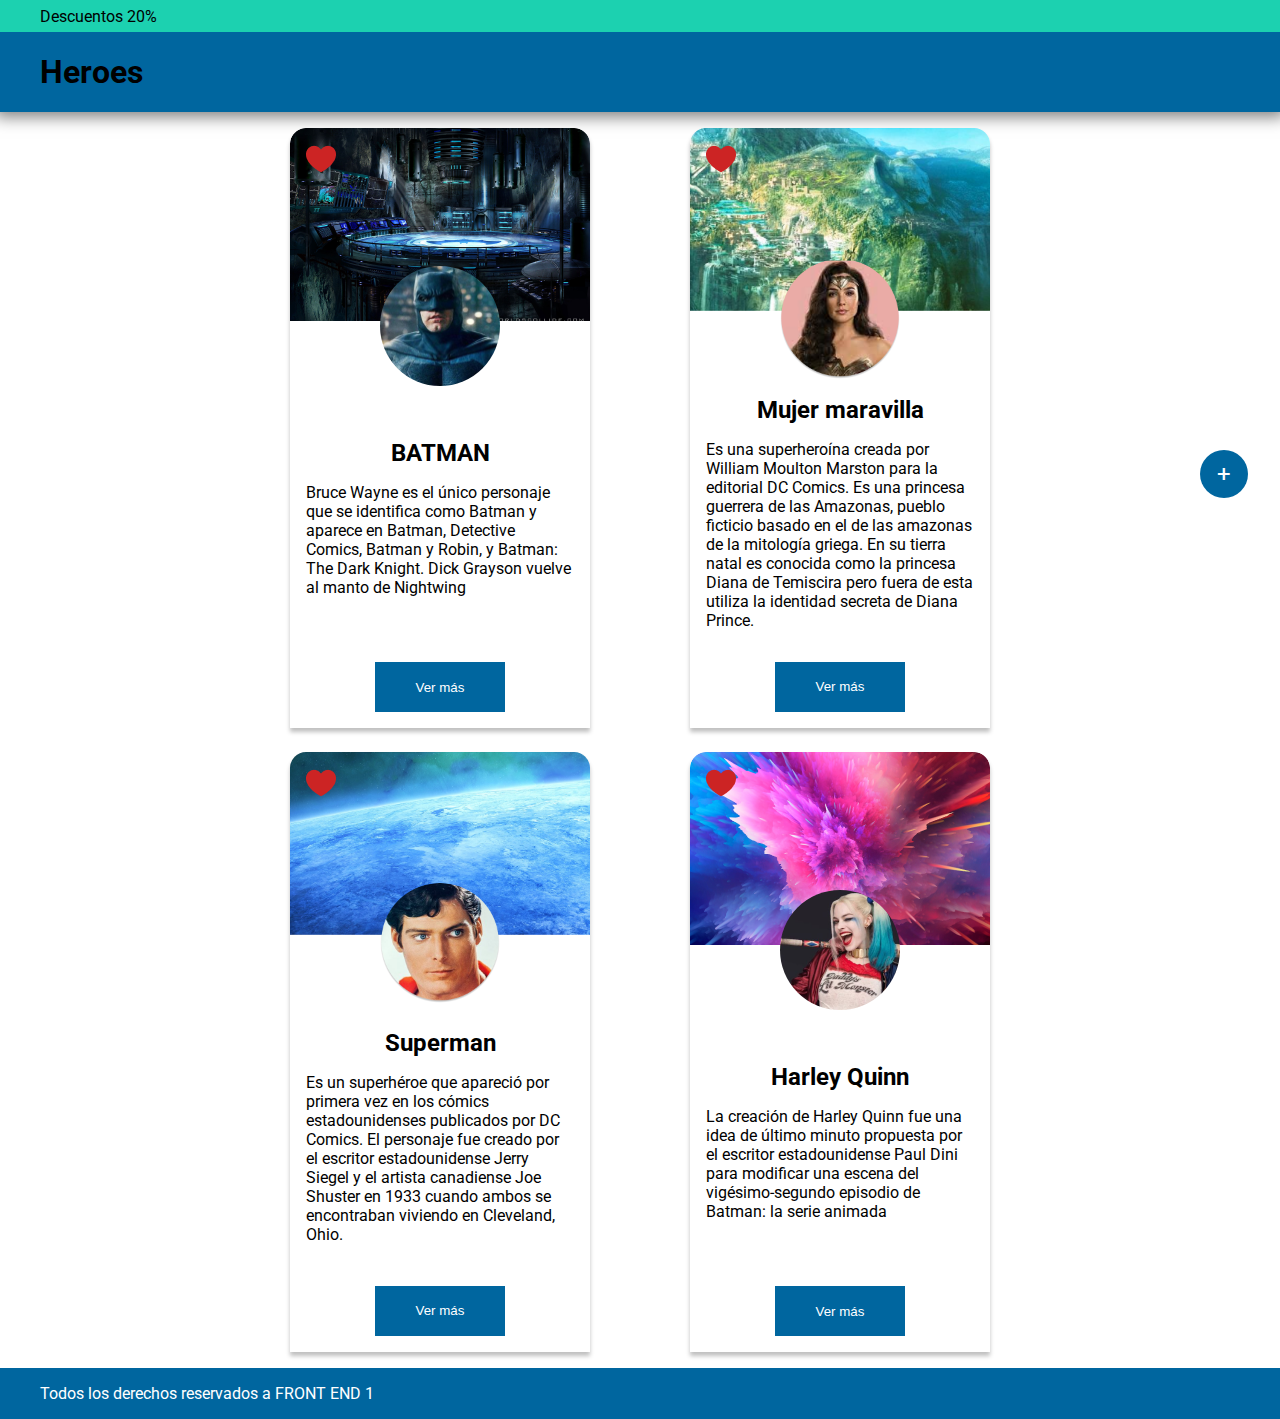
<file: index.html>
<!DOCTYPE html>
<html lang="en">
<head>
    <meta charset="UTF-8">
    <meta http-equiv="X-UA-Compatible" content="IE=edge">
    <meta name="viewport" content="width=device-width, initial-scale=1.0">

    <link rel="stylesheet" href="./css/style.css">
    <title>Heroes</title>
</head>
<body>

    <header class="header">

        <div class="paragraph">
            <p class="paragraph__text">Descuentos 20%</p>
        </div>
        <div class="title">
            <h1 class="title__text">
                Heroes
            </h1> 
        </div>
    </header>      

    <main class="main">

        <div class="circle">
            <a class="circle__more" href="./pages/super-heroe.html">
                +
            </a> <!-- ancla para ir a añadir heroe -->
        </div>

        <section class="container">

            <div class="card">
                <div class="background">
                    <img class="background__img" src="./img/background-batman.png" alt="fondo batman">

                    <div class="icon">
                        <img class="icon__heart" src="./img/heart.png" alt="icono corazón">
                    </div>

                    <div class="background__person">
                        <img class="background__person-img" src="./img/batman.png" alt="batman">
                    </div>
                </div>

                <div class="content">
                    <h2 class="content__title">BATMAN</h2>
                    <p class="content__paragraph">Bruce Wayne es el único personaje que se identifica como Batman y aparece en Batman, Detective Comics, Batman y Robin, y Batman: The Dark Knight. Dick Grayson vuelve al manto de Nightwing</p>
                </div>

                <div class="button">
                    <button class="button__btn">Ver más</button>
                </div>

            </div>

            <div class="card">
                <div class="background">
                    <img class="background__img" src="./img/background-mujer-maravilla.png" alt="fondo mujer maravilla">

                    <div class="icon">
                        <img class="icon__heart" src="./img/heart.png" alt="icono corazón">
                    </div>

                    <div class="background__person">
                        <img class="background__person-img" src="./img/mujer-maravilla.png" alt="mujer maravilla">
                    </div>
                </div>

                <div class="content">
                    <h2 class="content__title">Mujer maravilla</h2>
                    <p class="content__paragraph">Es una superheroína creada por William Moulton Marston para la editorial DC Comics. Es una princesa guerrera de las Amazonas, pueblo ficticio basado en el de las amazonas de la mitología griega. En su tierra natal es conocida como la princesa Diana de Temiscira pero fuera de esta utiliza la identidad secreta de Diana Prince.</p>
                </div>

                <div class="button">
                    <button class="button__btn">Ver más</button>
                </div>

            </div>

            <div class="card">
                <div class="background">
                    <img class="background__img" src="./img/background-superman.png" alt="fondo superman">

                    <div class="icon">
                        <img class="icon__heart" src="./img/heart.png" alt="icono corazón">
                    </div>

                    <div class="background__person">
                        <img class="background__person-img" src="./img/superman.png" alt="superman">
                    </div>
                </div>

                <div class="content">
                    <h2 class="content__title">Superman</h2>
                    <p class="content__paragraph">Es un superhéroe que apareció por primera vez en los cómics estadounidenses publicados por DC Comics.
                    El personaje fue creado por el escritor estadounidense Jerry Siegel y el artista canadiense Joe Shuster en 1933 cuando ambos se encontraban viviendo en Cleveland, Ohio.</p>
                </div>

                <div class="button">
                    <button class="button__btn">Ver más</button>
                </div>

            </div>

            <div class="card">
                <div class="background">
                    <img class="background__img" src="./img/background-harley.png" alt="fondo batman">

                    <div class="icon">
                        <img class="icon__heart" src="./img/heart.png" alt="icono corazón">
                    </div>

                    <div class="background__person">
                        <img class="background__person-img" src="./img/harley.png" alt="batman">
                    </div>
                </div>

                <div class="content">
                    <h2 class="content__title">Harley Quinn</h2>
                    <p class="content__paragraph">La creación de Harley Quinn fue una idea de último minuto propuesta por el escritor estadounidense Paul Dini para modificar una escena del vigésimo-segundo episodio de Batman: la serie animada</p>
                </div>

                <div class="button">
                    <button class="button__btn">Ver más</button>
                </div>

            </div>

        </section>
    </main>

    <footer class="footer">
        <p class="footer__paragraph">Todos los derechos reservados a FRONT END 1</p>
    </footer>

</body>
</html>
</file>
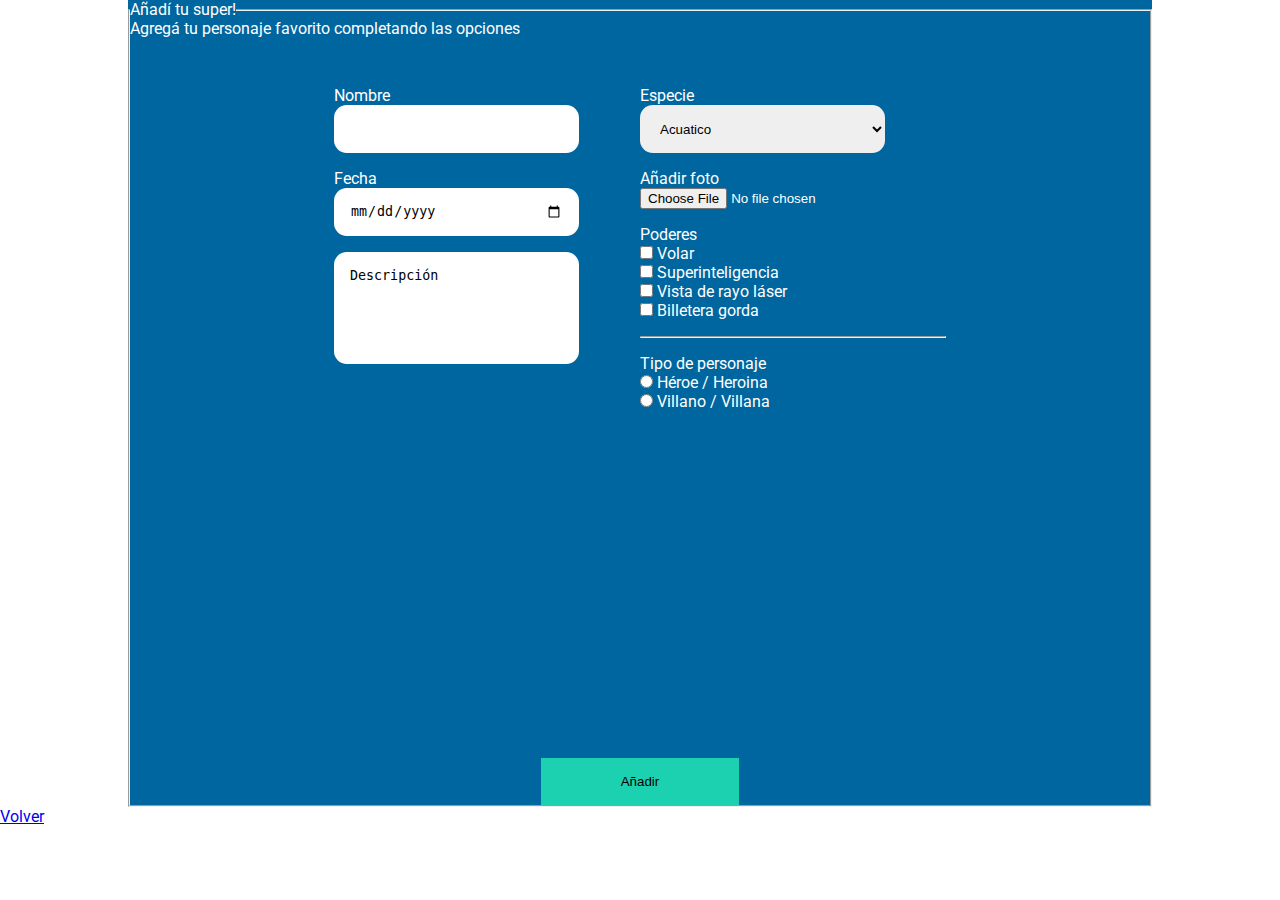
<file: pages/super-heroe.html>
<!DOCTYPE html>
<html lang="en">
<head>
    <meta charset="UTF-8">
    <meta http-equiv="X-UA-Compatible" content="IE=edge">
    <meta name="viewport" content="width=device-width, initial-scale=1.0">
    
    <link rel="stylesheet" href="../css/style.css">

    <title>Añadir super heroe</title>
</head>
<body>
    <main>
        <form action="#" class="formulario">
            <fieldset>
                <legend>Añadí tu super!</legend>
                <p>Agregá tu personaje favorito completando las opciones</p>

                <section class="dividir-formulario">
                    <div class="division-uno">
                        <div>
                            <label for="username">Nombre</label>
                            <br>
                            <input class="inputs" type="text" name="name" id="username">
                        </div>
                        <div>
                            <label for="username">Fecha</label>
                            <br>
                            <input class="inputs" type="date" name="date" id="userdate">
                        </div>
                        <div>
                            <textarea class="inputs text-tarea" name="description" id="description-id" cols="30" rows="10">Descripción</textarea>
                        </div>
                    </div>
                    <div class="division-dos">
                        <div>
                            <label  for="especies">Especie</label>
                            <br>
                            <select class="inputs" name="especie" id="especies">
                                <option value="">Acuatico</option>
                                <option value="">Aire</option>
                                <option value="">Fuego</option>
                            </select>
                        </div>
                        <div>
                            <label for="userfoto">Añadir foto</label>
                            <br>
                            <input type="file" name="foto" id="userfoto">
                        </div>
                        <div>
                            <legend>Poderes</legend>
                            <div>
                                <input type="checkbox" name="poder" id="volar">
                                
                                <label for="volar">Volar</label>
                            </div>
                            <div>
                                <input type="checkbox" name="poder" id="supint">
                                
                                <label for="supint">Superinteligencia</label>
                            </div>
                            <div>
                                <input type="checkbox" name="poder" id="rayo-laser">
                                
                                <label for="rayo-laser">Vista de rayo láser</label>
                            </div>
                            <div>
                                <input type="checkbox" name="poder" id="billetera">
                                
                                <label for="billetera">Billetera gorda</label>
                            </div>
                        </div>
                        <hr>
                        <div>
                            <legend>Tipo de personaje</legend>
                            <div>
                                <input type="radio" name="heroes" id="heroe-heroina">
                                
                                <label for="heroe-heroina">Héroe / Heroina</label>
                            </div>
                            <div>
                                <input type="radio" name="villanos" id="villano-villana">
                                
                                <label for="villano-villana">Villano / Villana</label>
                            </div>
                        </div>
                    </div>
                </section>

                <div class="boton-contenedor">
                    <button class="boton-enviar" type="submit">Añadir</button>
                </div>

            </fieldset>
        </form>


        <a href="../index.html">Volver</a> <!-- ancla para regresar al index -->
    </main>
</body>
</html>
</file>
<file: css/style.css>
@import url('https://fonts.googleapis.com/css2?family=Roboto&display=swap');


* {
    box-sizing: border-box;
    padding: 0;
    margin: 0;
}

body {
    font-family: 'Roboto', sans-serif;
}


.header {
    width: 100%;
    box-shadow: 0 0 15px 5px rgba(0, 0, 0, .5);
}

.paragraph {
    width: 100%;
    height: 2rem;
    display: flex;
    align-items: center;
    background-color: #1CD1B0;
}

.paragraph__text {
    width: 100%;
    max-width: 1200px;
    margin: 0 auto;
}

.title {
    width: 100%;
    height: 5rem;
    background: #00669F;
    display: flex;
    align-items: center;
}
.title__text {
    width: 100%;
    max-width: 1200px;
    margin: 0 auto;
}

.main {
    width: 100%;
    height: auto;

    display: flex;
    align-items: center;

    position: relative;
}

.circle {
    width: 3rem;
    height: 3rem;
    line-height: 3rem;
    text-align: center;

    position: fixed;
    top: 50%;
    right: 2rem;

    background: #00669F;
    border-radius: 100%;
    cursor: pointer;

    z-index: 1;
}

.circle__more {
    color: #fff;
    font-size: 1.5rem;
    text-decoration: none;
}

.container {
    width: 80%;
    height: 85vh;
    max-width: 1400px;

    display: flex;
    align-items: center;
    justify-content: space-around;
    flex-wrap: wrap;
    margin: 0 auto;
}

.card {
    width: 18.75rem;
    height: 37.5rem;
    padding-bottom: 1rem;
    box-shadow: 0 4px 4px 0 rgba(0, 0, 0, .25);
    border-radius: 1rem 1rem 0 0;

    display: flex;
    flex-direction: column;
    justify-content: space-between;
}

.background {
    width: 100%;
    height: auto;
    position: relative;
}

.background__img {
    width: 300px;
    border-radius: 1rem 1rem 0 0;
}

.background__person {
    position: absolute;
    top: 70%;
    left: 50%;
    transform: translate( -50% );
}

.icon {
    position: absolute;
    top: 1rem;
    left: 1rem;
    cursor: pointer;
}

.background__person-img {
    width: 7.5rem;
    height: 7.5rem;  
    border-radius: 100%;
}

.content {
    width: 100%;
    padding: 5rem .5rem 0;
}

.content__title {
    text-align: center;
    margin-bottom: 1rem;
}

.content__paragraph {
    padding: 0 .5rem;
}

.button {
    width: 100%;
    text-align: center;
    padding-top: 2rem;
}

.button__btn {
    background: #00669F;
    color: #fff;
    width: 130px;
    height: 50px;
    border: none;
    cursor: pointer;
}


.footer {
    width: 100%;
    padding: 1rem 0;

    background-color: #00669F;
    color: #fff;
    
    position: fixed;
    bottom: 0;
}

.footer__paragraph {
    width: 100%;
    margin: 0 auto;
    max-width: 1200px;
}



/*
    * pagina super-heroe 
*/

.formulario {
    width: 80%;
    
    margin: auto;

    background: #00669F;

    color: #fff;
}

.dividir-formulario {
    width: 60%;
    height: 80vh;
    /* height: auto; */

    margin: auto;

    padding-top: 3rem;
    display: flex;
    justify-content: space-around;
}

.division-uno, .division-dos {
    width: 50%;

    display: flex;
    flex-direction: column;
    row-gap: 1rem; /* agrega espacio entre los hijos */
}

.inputs {
    width: 80%;
    height: 3rem;

    border-radius: .8rem;

    border: none;

    outline: none; /*saca borde al hacer click*/

    padding: 0 1rem;
}

.text-tarea {
    height: 7rem;
    padding-top: 1rem;
    resize: none; /* deja fijo caja text-tarea*/
}

.boton-contenedor {
    width: 100%;
    text-align: center;
}

.boton-enviar {
    padding: 1rem 5rem;
    background: #1CD1B0;

    border: none;

    cursor: pointer;
}



@media screen and ( max-width: 1366px ) {
    
    .container {
        height: auto;
        max-width: 800px;
        padding: 1rem 0;
        row-gap: 1.5rem;
    }

    .footer {
        position: relative;
    }
}


@media screen and (max-width: 1150px) {

    .paragraph__text, .title__text, .footer__paragraph {
        width: 90%;
    }

    .main {
        width: 100%;
        height: auto;
    }

    .circle {
        top: 40%;
        right: .5rem;
    }

    .container {
        width: 90%;
        padding: 2rem 0;
        width: 80%;
        flex-wrap: wrap;
        row-gap: 2rem;
    }
}
</file>
